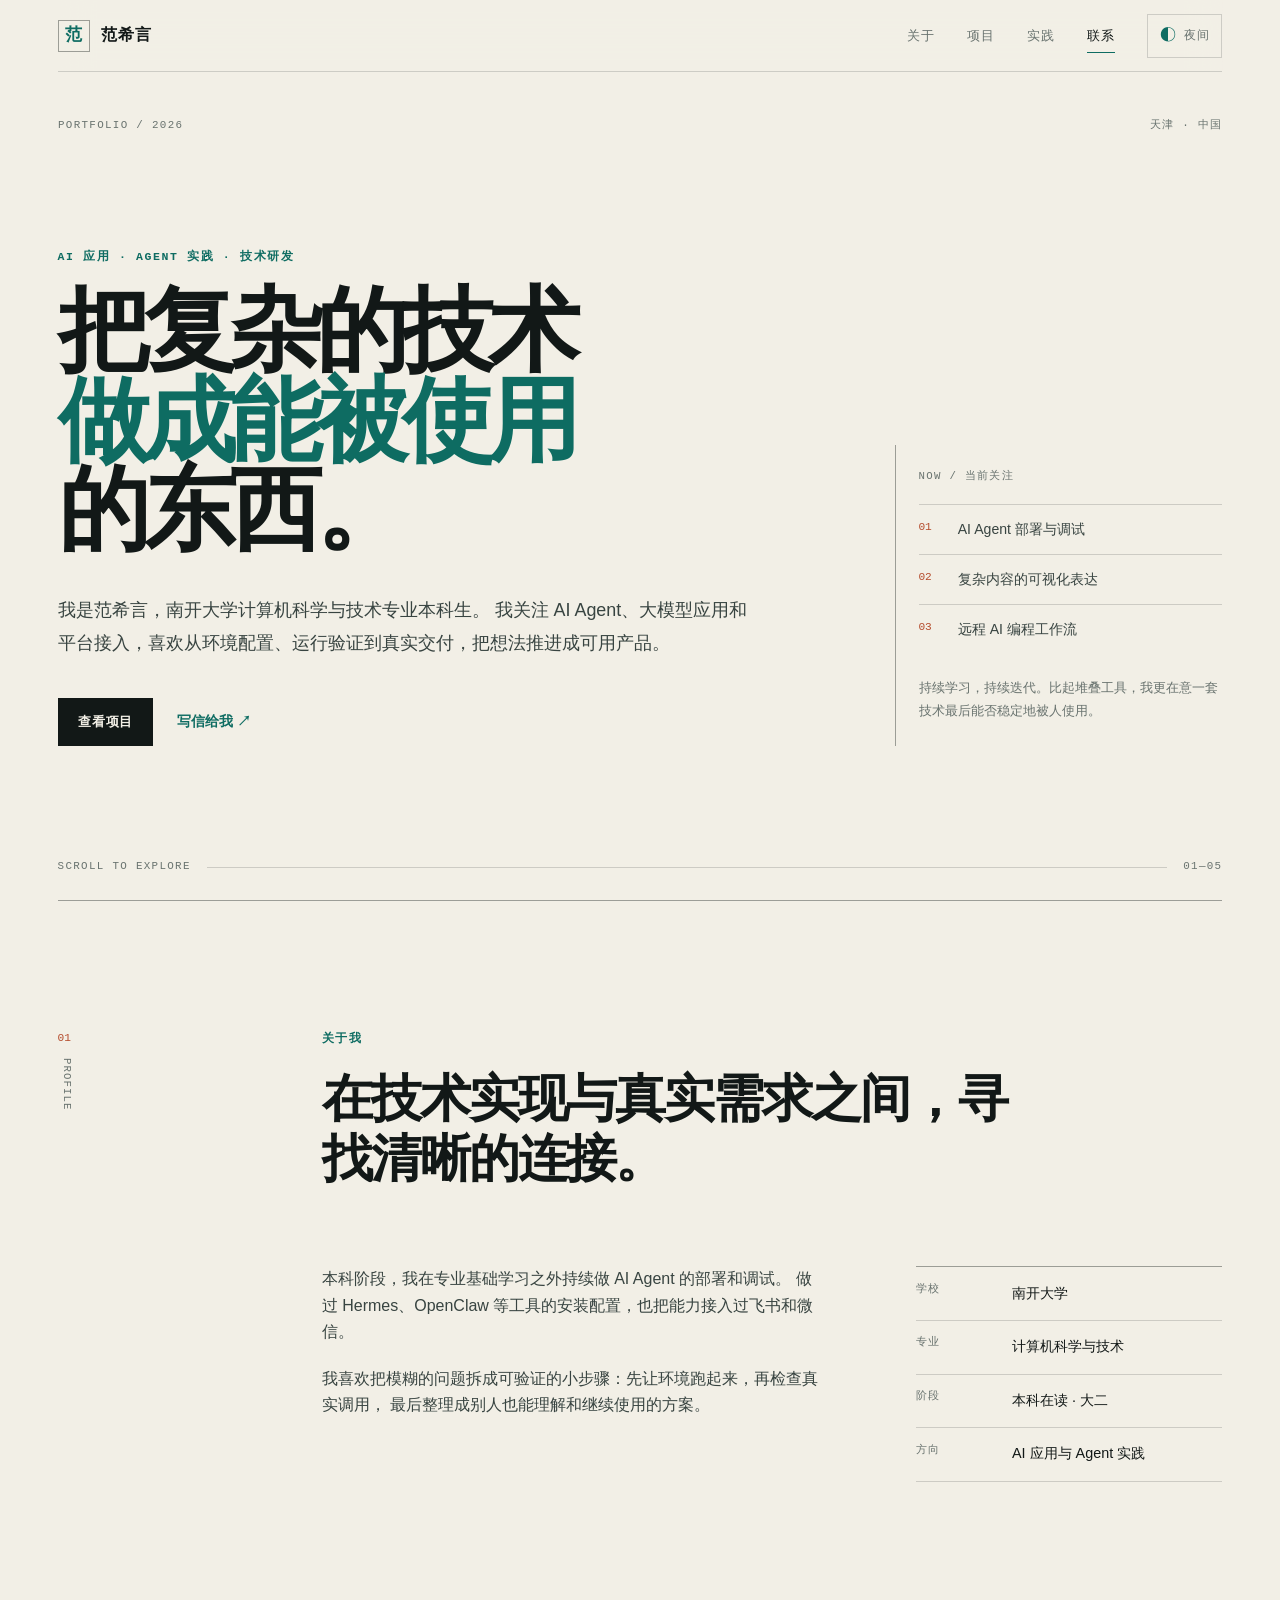
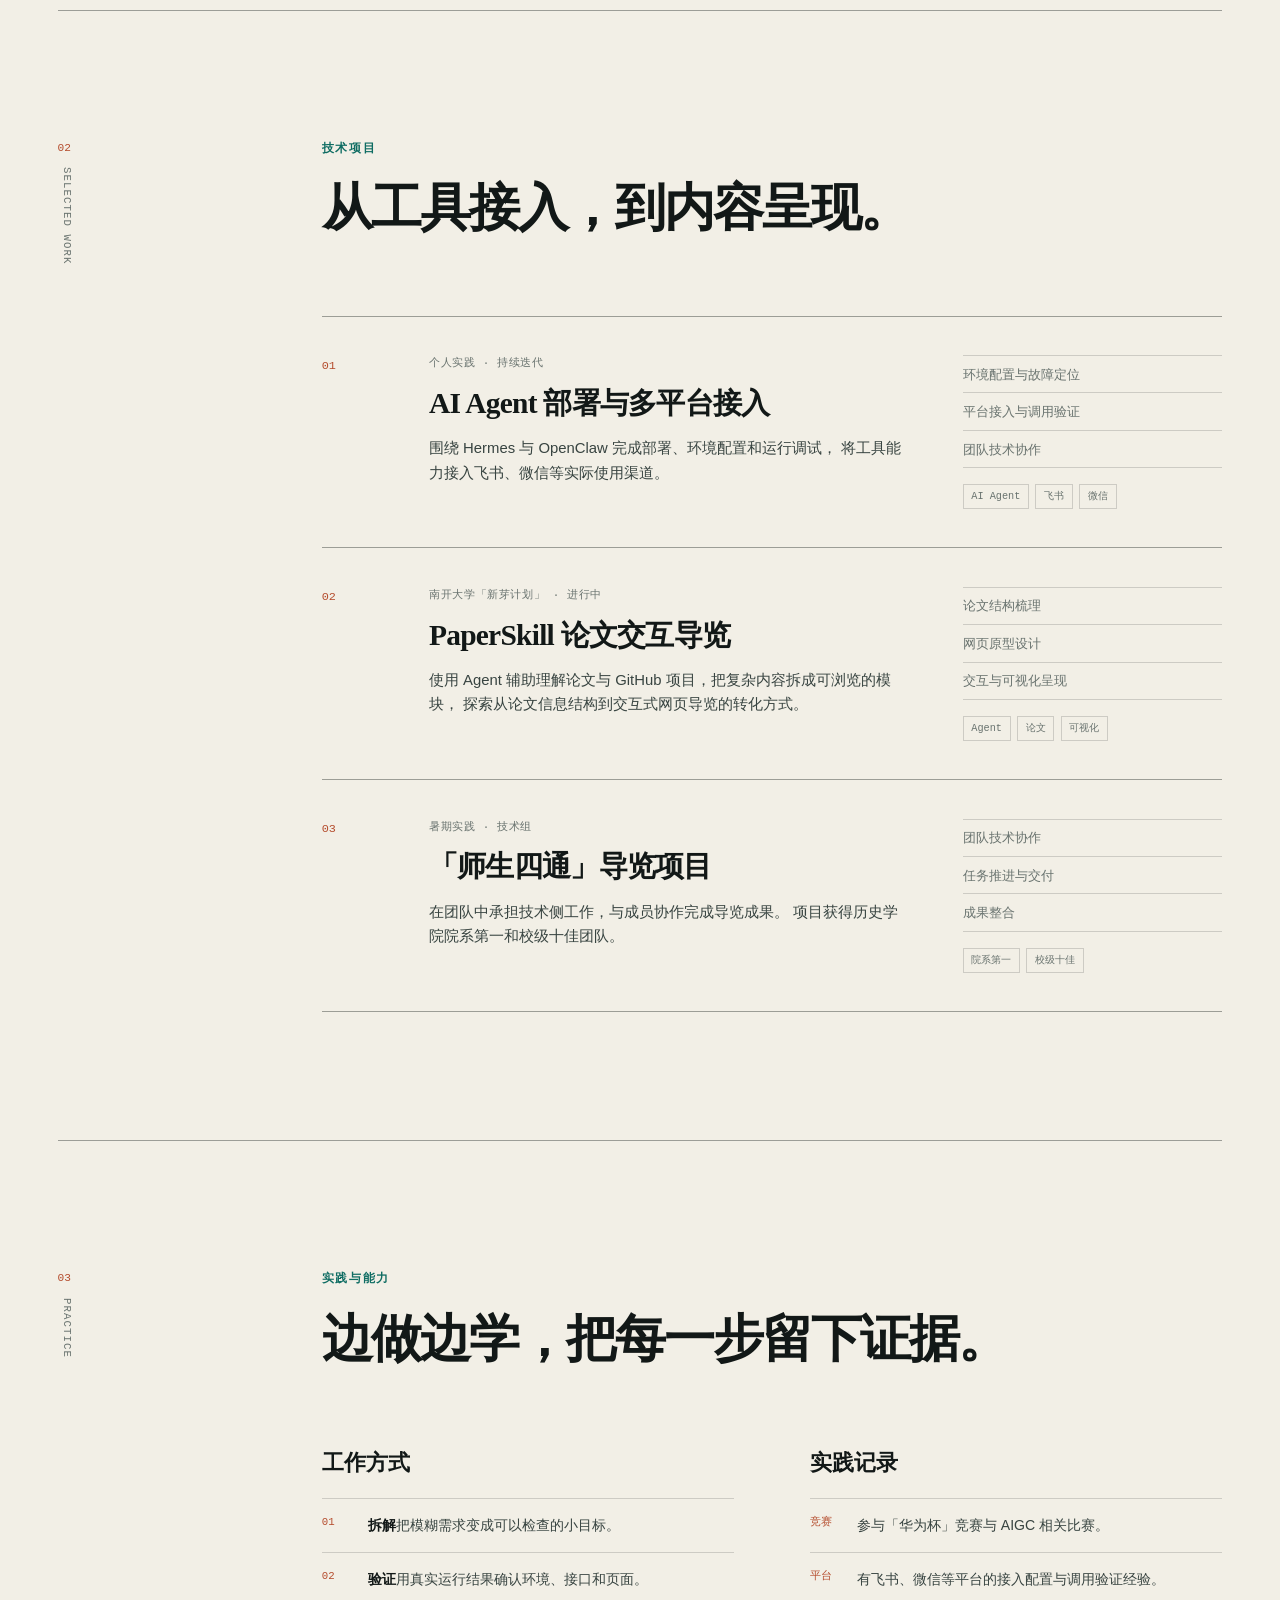
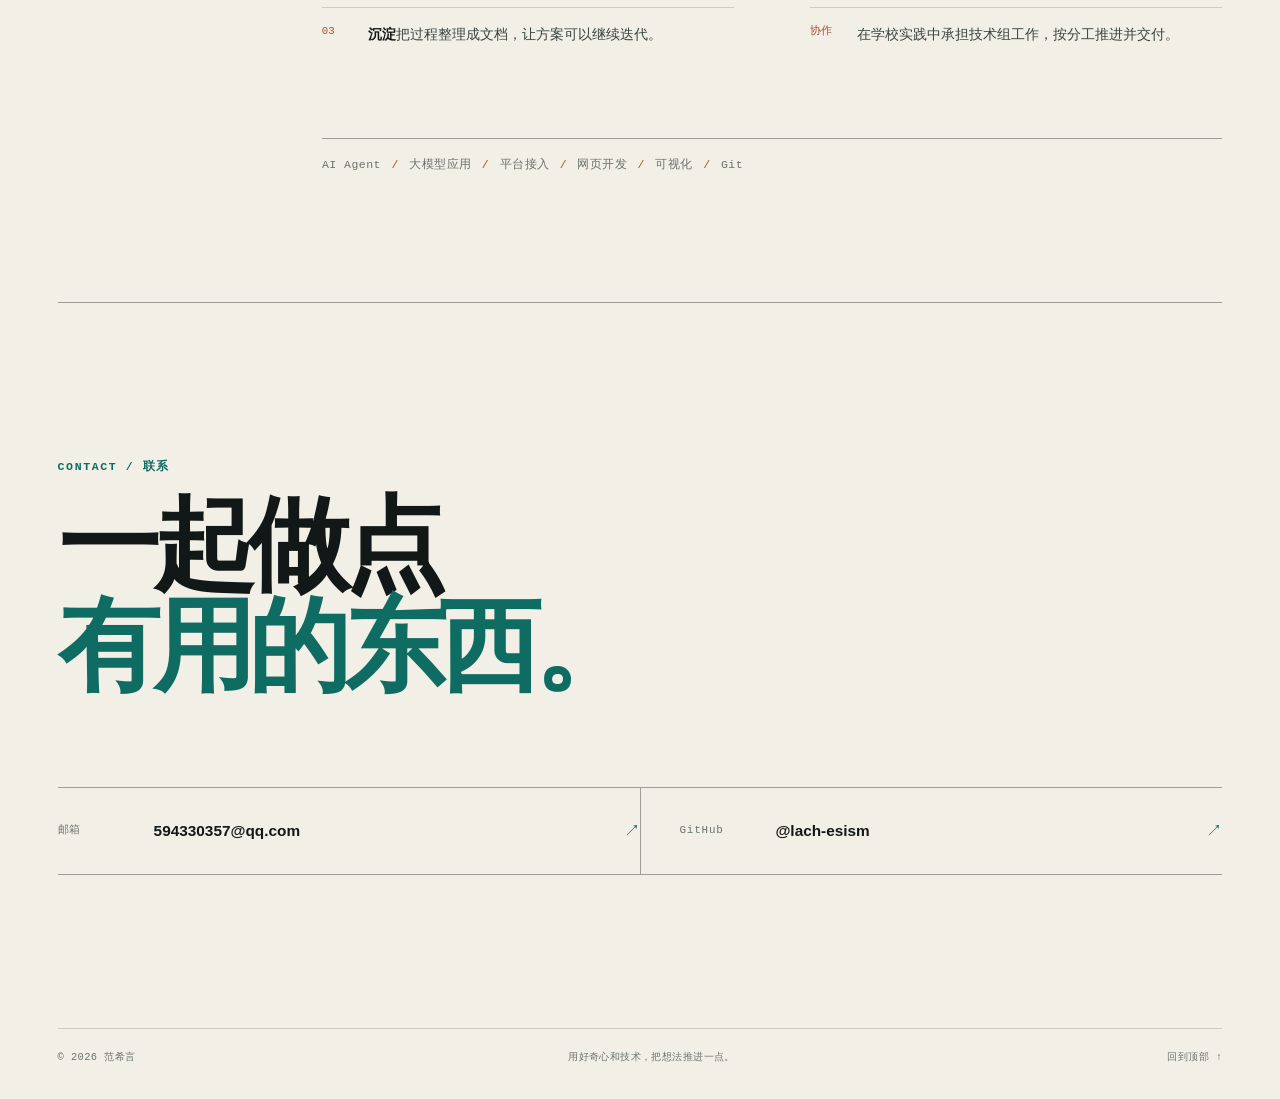
<file: index.html>
<!doctype html>
<html lang="zh-CN">
<head>
  <meta charset="utf-8">
  <meta name="viewport" content="width=device-width, initial-scale=1">
  <meta name="color-scheme" content="light dark">
  <meta name="theme-color" content="#f2efe6">
  <title>范希言｜AI 应用与 Agent 实践</title>
  <meta name="description" content="范希言，南开大学计算机科学与技术专业本科生，关注 AI Agent、大模型应用与平台接入。">
  <meta property="og:type" content="website">
  <meta property="og:title" content="范希言｜AI 应用与 Agent 实践">
  <meta property="og:description" content="把复杂的技术做成能被使用的东西。">
  <meta property="og:locale" content="zh_CN">
  <link rel="icon" href="./favicon.svg" type="image/svg+xml">
  <link rel="stylesheet" href="./styles.css">
  <script>
    (() => {
      const saved = localStorage.getItem("theme");
      const preferred = window.matchMedia("(prefers-color-scheme: dark)").matches ? "dark" : "light";
      document.documentElement.dataset.theme = saved || preferred;
      document.documentElement.classList.add("js");
    })();
  </script>
  <script type="module" src="./script.js"></script>
  <script type="application/ld+json">
  {
    "@context": "https://schema.org",
    "@type": "Person",
    "name": "范希言",
    "url": "https://github.com/lach-esism",
    "email": "mailto:594330357@qq.com",
    "affiliation": {
      "@type": "CollegeOrUniversity",
      "name": "南开大学"
    },
    "knowsAbout": ["AI Agent", "大模型应用", "平台接入", "网页开发"]
  }
  </script>
</head>
<body>
  <a class="skip-link" href="#main">跳到主要内容</a>

  <div class="site-shell">
    <header class="topbar">
      <a class="brand" href="#top" aria-label="返回首页">
        <span class="brand-mark" aria-hidden="true">范</span>
        <span class="brand-name">范希言</span>
      </a>

      <nav class="site-nav" aria-label="主要导航">
        <a href="#about">关于</a>
        <a href="#work">项目</a>
        <a href="#practice">实践</a>
        <a href="#contact">联系</a>
      </nav>

      <button class="theme-toggle" type="button" aria-label="切换深浅色主题" aria-pressed="false">
        <span class="theme-toggle-icon" aria-hidden="true">◐</span>
        <span class="theme-toggle-text">夜间</span>
      </button>
    </header>

    <main id="main">
      <section class="hero" id="top" aria-labelledby="hero-title">
        <div class="hero-meta reveal">
          <span>Portfolio / 2026</span>
          <span>天津 · 中国</span>
        </div>

        <div class="hero-grid">
          <div class="hero-copy">
            <p class="eyebrow reveal">AI 应用 · Agent 实践 · 技术研发</p>
            <h1 id="hero-title" class="reveal">
              把复杂的技术<br>
              <em>做成能被使用</em><br>
              的东西。
            </h1>
            <p class="hero-lead reveal" data-pretext>
              我是范希言，南开大学计算机科学与技术专业本科生。
              我关注 AI Agent、大模型应用和平台接入，喜欢从环境配置、运行验证到真实交付，把想法推进成可用产品。
            </p>
            <div class="hero-actions reveal">
              <a class="button button-primary" href="#work">查看项目</a>
              <a class="text-link" href="mailto:594330357@qq.com">写信给我 <span aria-hidden="true">↗</span></a>
            </div>
          </div>

          <aside class="hero-index reveal" aria-label="当前关注">
            <p class="index-label">Now / 当前关注</p>
            <ol>
              <li><span>01</span>AI Agent 部署与调试</li>
              <li><span>02</span>复杂内容的可视化表达</li>
              <li><span>03</span>远程 AI 编程工作流</li>
            </ol>
            <p class="hero-note" data-pretext>
              持续学习，持续迭代。比起堆叠工具，我更在意一套技术最后能否稳定地被人使用。
            </p>
          </aside>
        </div>

        <div class="hero-rule reveal" aria-hidden="true">
          <span>Scroll to explore</span>
          <span class="rule-line"></span>
          <span>01—05</span>
        </div>
      </section>

      <section class="section about" id="about" aria-labelledby="about-title">
        <div class="section-index reveal">
          <span>01</span>
          <p>Profile</p>
        </div>
        <div class="section-body">
          <p class="eyebrow reveal">关于我</p>
          <h2 id="about-title" class="reveal">在技术实现与真实需求之间，寻找清晰的连接。</h2>
          <div class="about-grid">
            <div class="about-copy reveal">
              <p data-pretext>
                本科阶段，我在专业基础学习之外持续做 AI Agent 的部署和调试。
                做过 Hermes、OpenClaw 等工具的安装配置，也把能力接入过飞书和微信。
              </p>
              <p data-pretext>
                我喜欢把模糊的问题拆成可验证的小步骤：先让环境跑起来，再检查真实调用，
                最后整理成别人也能理解和继续使用的方案。
              </p>
            </div>
            <dl class="facts reveal">
              <div>
                <dt>学校</dt>
                <dd>南开大学</dd>
              </div>
              <div>
                <dt>专业</dt>
                <dd>计算机科学与技术</dd>
              </div>
              <div>
                <dt>阶段</dt>
                <dd>本科在读 · 大二</dd>
              </div>
              <div>
                <dt>方向</dt>
                <dd>AI 应用与 Agent 实践</dd>
              </div>
            </dl>
          </div>
        </div>
      </section>

      <section class="section work" id="work" aria-labelledby="work-title">
        <div class="section-index reveal">
          <span>02</span>
          <p>Selected work</p>
        </div>
        <div class="section-body">
          <p class="eyebrow reveal">技术项目</p>
          <h2 id="work-title" class="reveal">从工具接入，到内容呈现。</h2>

          <article class="project reveal">
            <div class="project-number">01</div>
            <div class="project-main">
              <p class="project-kicker">个人实践 · 持续迭代</p>
              <h3>AI Agent 部署与多平台接入</h3>
              <p data-pretext>
                围绕 Hermes 与 OpenClaw 完成部署、环境配置和运行调试，
                将工具能力接入飞书、微信等实际使用渠道。
              </p>
            </div>
            <div class="project-aside">
              <ul>
                <li>环境配置与故障定位</li>
                <li>平台接入与调用验证</li>
                <li>团队技术协作</li>
              </ul>
              <div class="tag-row" aria-label="使用方向">
                <span>AI Agent</span>
                <span>飞书</span>
                <span>微信</span>
              </div>
            </div>
          </article>

          <article class="project reveal">
            <div class="project-number">02</div>
            <div class="project-main">
              <p class="project-kicker">南开大学「新芽计划」 · 进行中</p>
              <h3>PaperSkill 论文交互导览</h3>
              <p data-pretext>
                使用 Agent 辅助理解论文与 GitHub 项目，把复杂内容拆成可浏览的模块，
                探索从论文信息结构到交互式网页导览的转化方式。
              </p>
            </div>
            <div class="project-aside">
              <ul>
                <li>论文结构梳理</li>
                <li>网页原型设计</li>
                <li>交互与可视化呈现</li>
              </ul>
              <div class="tag-row" aria-label="使用方向">
                <span>Agent</span>
                <span>论文</span>
                <span>可视化</span>
              </div>
            </div>
          </article>

          <article class="project reveal">
            <div class="project-number">03</div>
            <div class="project-main">
              <p class="project-kicker">暑期实践 · 技术组</p>
              <h3>「师生四通」导览项目</h3>
              <p data-pretext>
                在团队中承担技术侧工作，与成员协作完成导览成果。
                项目获得历史学院院系第一和校级十佳团队。
              </p>
            </div>
            <div class="project-aside">
              <ul>
                <li>团队技术协作</li>
                <li>任务推进与交付</li>
                <li>成果整合</li>
              </ul>
              <div class="tag-row" aria-label="成果">
                <span>院系第一</span>
                <span>校级十佳</span>
              </div>
            </div>
          </article>
        </div>
      </section>

      <section class="section practice" id="practice" aria-labelledby="practice-title">
        <div class="section-index reveal">
          <span>03</span>
          <p>Practice</p>
        </div>
        <div class="section-body">
          <p class="eyebrow reveal">实践与能力</p>
          <h2 id="practice-title" class="reveal">边做边学，把每一步留下证据。</h2>

          <div class="practice-grid">
            <div class="practice-column reveal">
              <h3>工作方式</h3>
              <ol class="process-list">
                <li><span>01</span><p><strong>拆解</strong>把模糊需求变成可以检查的小目标。</p></li>
                <li><span>02</span><p><strong>验证</strong>用真实运行结果确认环境、接口和页面。</p></li>
                <li><span>03</span><p><strong>沉淀</strong>把过程整理成文档，让方案可以继续迭代。</p></li>
              </ol>
            </div>

            <div class="practice-column reveal">
              <h3>实践记录</h3>
              <ul class="record-list">
                <li><span>竞赛</span><p>参与「华为杯」竞赛与 AIGC 相关比赛。</p></li>
                <li><span>平台</span><p>有飞书、微信等平台的接入配置与调用验证经验。</p></li>
                <li><span>协作</span><p>在学校实践中承担技术组工作，按分工推进并交付。</p></li>
              </ul>
            </div>
          </div>

          <div class="skill-band reveal" aria-label="技术与关注方向">
            <span>AI Agent</span>
            <span>大模型应用</span>
            <span>平台接入</span>
            <span>网页开发</span>
            <span>可视化</span>
            <span>Git</span>
          </div>
        </div>
      </section>

      <section class="contact" id="contact" aria-labelledby="contact-title">
        <p class="eyebrow reveal">Contact / 联系</p>
        <h2 id="contact-title" class="reveal">一起做点<br><em>有用的东西。</em></h2>
        <div class="contact-links reveal">
          <a href="mailto:594330357@qq.com">
            <span>邮箱</span>
            <strong>594330357@qq.com</strong>
            <i aria-hidden="true">↗</i>
          </a>
          <a href="https://github.com/lach-esism" target="_blank" rel="noreferrer">
            <span>GitHub</span>
            <strong>@lach-esism</strong>
            <i aria-hidden="true">↗</i>
          </a>
        </div>
      </section>
    </main>

    <footer class="footer">
      <p>© <span id="year">2026</span> 范希言</p>
      <p>用好奇心和技术，把想法推进一点。</p>
      <a href="#top">回到顶部 ↑</a>
    </footer>
  </div>
</body>
</html>
</file>
<file: styles.css>
:root {
  --paper: #f2efe6;
  --paper-deep: #e8e2d5;
  --ink: #121817;
  --ink-soft: #384441;
  --muted: #69736f;
  --line: rgba(18, 24, 23, 0.16);
  --line-strong: rgba(18, 24, 23, 0.38);
  --accent: #0e6c62;
  --accent-strong: #064e47;
  --warm: #b54d2e;
  --selection: #c7e2da;
  --serif: "Songti SC", "STSong", "Noto Serif CJK SC", "Source Han Serif SC", serif;
  --sans: "PingFang SC", "Hiragino Sans GB", "Microsoft YaHei", "Noto Sans CJK SC", sans-serif;
  --mono: "SFMono-Regular", "Cascadia Code", "Roboto Mono", Consolas, monospace;
  --page-pad: clamp(1.25rem, 4.5vw, 4.75rem);
  --max-width: 1440px;
  --ease: cubic-bezier(0.22, 1, 0.36, 1);
}

[data-theme="dark"] {
  --paper: #101614;
  --paper-deep: #17201d;
  --ink: #ece8de;
  --ink-soft: #c6c8c0;
  --muted: #8e9994;
  --line: rgba(236, 232, 222, 0.14);
  --line-strong: rgba(236, 232, 222, 0.36);
  --accent: #78c6ba;
  --accent-strong: #a3d9d1;
  --warm: #ee8d6e;
  --selection: #234741;
}

*,
*::before,
*::after {
  box-sizing: border-box;
}

html {
  scroll-behavior: smooth;
  background: var(--paper);
}

body {
  margin: 0;
  min-width: 320px;
  color: var(--ink);
  background: var(--paper);
  font-family: var(--sans);
  font-size: 16px;
  line-height: 1.65;
  -webkit-font-smoothing: antialiased;
  transition: background-color 220ms ease, color 220ms ease;
}

body::before {
  position: fixed;
  inset: 0;
  z-index: -1;
  pointer-events: none;
  content: "";
  opacity: 0.38;
  background-image:
    linear-gradient(to right, var(--line) 1px, transparent 1px),
    linear-gradient(to bottom, var(--line) 1px, transparent 1px);
  background-size: 96px 96px;
  mask-image: linear-gradient(to bottom, black, transparent 74%);
}

::selection {
  background: var(--selection);
}

a {
  color: inherit;
  text-decoration-thickness: 1px;
  text-underline-offset: 0.22em;
}

button,
a {
  -webkit-tap-highlight-color: transparent;
}

button {
  font: inherit;
}

:focus-visible {
  outline: 2px solid var(--accent);
  outline-offset: 4px;
}

.skip-link {
  position: fixed;
  top: 0.75rem;
  left: 0.75rem;
  z-index: 20;
  padding: 0.65rem 1rem;
  color: var(--paper);
  background: var(--ink);
  transform: translateY(-160%);
  transition: transform 160ms ease;
}

.skip-link:focus {
  transform: translateY(0);
}

.site-shell {
  width: min(100%, var(--max-width));
  margin-inline: auto;
  padding-inline: var(--page-pad);
}

.topbar {
  position: sticky;
  top: 0;
  z-index: 10;
  display: grid;
  grid-template-columns: 1fr auto auto;
  align-items: center;
  min-height: 72px;
  border-bottom: 1px solid var(--line);
  background: color-mix(in srgb, var(--paper) 88%, transparent);
  backdrop-filter: blur(16px);
}

.brand {
  display: inline-flex;
  align-items: center;
  gap: 0.7rem;
  width: max-content;
  font-weight: 700;
  text-decoration: none;
}

.brand-mark {
  display: grid;
  width: 2rem;
  height: 2rem;
  place-items: center;
  border: 1px solid var(--line-strong);
  color: var(--accent);
  font-family: var(--serif);
  font-size: 1.05rem;
  line-height: 1;
}

.brand-name {
  letter-spacing: 0.08em;
}

.site-nav {
  display: flex;
  align-items: center;
  gap: clamp(1rem, 2.5vw, 2.4rem);
  margin-right: clamp(1rem, 2.5vw, 2.4rem);
}

.site-nav a {
  position: relative;
  padding: 1.5rem 0;
  color: var(--muted);
  font-size: 0.82rem;
  letter-spacing: 0.08em;
  text-decoration: none;
}

.site-nav a::after {
  position: absolute;
  right: 0;
  bottom: 1.1rem;
  left: 0;
  height: 1px;
  content: "";
  background: var(--accent);
  transform: scaleX(0);
  transform-origin: right;
  transition: transform 260ms var(--ease);
}

.site-nav a:hover,
.site-nav a[aria-current="true"] {
  color: var(--ink);
}

.site-nav a:hover::after,
.site-nav a[aria-current="true"]::after {
  transform: scaleX(1);
  transform-origin: left;
}

.theme-toggle {
  display: inline-flex;
  min-height: 44px;
  align-items: center;
  gap: 0.55rem;
  padding: 0.45rem 0.7rem;
  border: 1px solid var(--line);
  color: var(--muted);
  background: transparent;
  cursor: pointer;
}

.theme-toggle:hover {
  color: var(--ink);
  border-color: var(--line-strong);
}

.theme-toggle-icon {
  color: var(--accent);
  font-size: 1rem;
}

.theme-toggle-text {
  font-size: 0.75rem;
  letter-spacing: 0.08em;
}

.hero {
  display: flex;
  min-height: calc(100svh - 72px);
  flex-direction: column;
  justify-content: space-between;
  padding-block: clamp(2rem, 5vh, 4rem) 1.5rem;
}

.hero-meta,
.hero-rule {
  display: flex;
  align-items: center;
  justify-content: space-between;
  color: var(--muted);
  font-family: var(--mono);
  font-size: 0.68rem;
  letter-spacing: 0.12em;
  text-transform: uppercase;
}

.hero-grid {
  display: grid;
  grid-template-columns: minmax(0, 8fr) minmax(260px, 3.5fr);
  gap: clamp(2rem, 7vw, 8rem);
  align-items: center;
  padding-block: clamp(3rem, 9vh, 7rem);
}

.hero-copy {
  max-width: 960px;
}

.eyebrow {
  margin: 0 0 1.3rem;
  color: var(--accent);
  font-family: var(--mono);
  font-size: 0.72rem;
  font-weight: 600;
  letter-spacing: 0.14em;
  text-transform: uppercase;
}

h1,
h2,
h3,
p {
  margin-top: 0;
}

h1 {
  max-width: 10.6em;
  margin-bottom: clamp(1.4rem, 3vw, 2.4rem);
  font-family: var(--serif);
  font-size: clamp(3.15rem, 7.2vw, 7.4rem);
  font-weight: 600;
  letter-spacing: -0.065em;
  line-height: 0.97;
}

h1 em,
.contact h2 em {
  color: var(--accent);
  font-style: normal;
}

.hero-lead {
  max-width: 44rem;
  margin-bottom: 0;
  color: var(--ink-soft);
  font-size: clamp(1rem, 1.4vw, 1.15rem);
  line-height: 1.85;
}

.hero-actions {
  display: flex;
  align-items: center;
  gap: 1.5rem;
  margin-top: 2.3rem;
}

.button {
  display: inline-flex;
  min-height: 48px;
  align-items: center;
  justify-content: center;
  padding: 0.7rem 1.25rem;
  font-size: 0.84rem;
  font-weight: 600;
  letter-spacing: 0.06em;
  text-decoration: none;
}

.button-primary {
  color: var(--paper);
  background: var(--ink);
  transition: background-color 180ms ease, transform 180ms var(--ease);
}

.button-primary:hover {
  background: var(--accent-strong);
  transform: translateY(-2px);
}

.text-link {
  color: var(--accent);
  font-size: 0.88rem;
  font-weight: 600;
  text-decoration: none;
}

.text-link span {
  display: inline-block;
  transition: transform 180ms var(--ease);
}

.text-link:hover span {
  transform: translate(3px, -3px);
}

.hero-index {
  align-self: end;
  padding: 1.4rem 0 1.4rem 1.4rem;
  border-left: 1px solid var(--line-strong);
}

.index-label {
  margin-bottom: 1.2rem;
  color: var(--muted);
  font-family: var(--mono);
  font-size: 0.67rem;
  letter-spacing: 0.12em;
  text-transform: uppercase;
}

.hero-index ol,
.process-list,
.record-list,
.project-aside ul {
  margin: 0;
  padding: 0;
  list-style: none;
}

.hero-index li {
  display: grid;
  grid-template-columns: 2rem 1fr;
  gap: 0.45rem;
  padding: 0.8rem 0;
  border-top: 1px solid var(--line);
  color: var(--ink-soft);
  font-size: 0.88rem;
}

.hero-index li span {
  color: var(--warm);
  font-family: var(--mono);
  font-size: 0.7rem;
}

.hero-note {
  margin: 1.4rem 0 0;
  color: var(--muted);
  font-size: 0.83rem;
  line-height: 1.75;
}

.hero-rule {
  gap: 1rem;
}

.rule-line {
  flex: 1;
  height: 1px;
  background: var(--line);
}

.section {
  display: grid;
  grid-template-columns: minmax(130px, 2fr) minmax(0, 9fr);
  gap: clamp(1.5rem, 5vw, 5rem);
  padding-block: clamp(5rem, 10vw, 9rem);
  border-top: 1px solid var(--line-strong);
}

.section-index {
  align-self: start;
  position: sticky;
  top: 104px;
}

.section-index span {
  display: block;
  margin-bottom: 0.65rem;
  color: var(--warm);
  font-family: var(--mono);
  font-size: 0.7rem;
}

.section-index p {
  margin: 0;
  color: var(--muted);
  font-family: var(--mono);
  font-size: 0.67rem;
  letter-spacing: 0.1em;
  text-transform: uppercase;
  writing-mode: vertical-rl;
}

.section-body h2 {
  max-width: 14em;
  margin-bottom: clamp(2.5rem, 6vw, 5rem);
  font-family: var(--serif);
  font-size: clamp(2rem, 4vw, 4.2rem);
  font-weight: 600;
  letter-spacing: -0.04em;
  line-height: 1.18;
}

.about-grid {
  display: grid;
  grid-template-columns: minmax(0, 1.4fr) minmax(260px, 0.85fr);
  gap: clamp(2.5rem, 7vw, 7rem);
  align-items: start;
}

.about-copy p {
  max-width: 39rem;
  margin-bottom: 1.2rem;
  color: var(--ink-soft);
  font-size: clamp(1rem, 1.2vw, 1.08rem);
}

.facts {
  margin: 0;
  border-top: 1px solid var(--line-strong);
}

.facts div {
  display: grid;
  grid-template-columns: 5rem 1fr;
  gap: 1rem;
  padding: 0.9rem 0;
  border-bottom: 1px solid var(--line);
}

.facts dt {
  color: var(--muted);
  font-family: var(--mono);
  font-size: 0.68rem;
  letter-spacing: 0.08em;
}

.facts dd {
  margin: 0;
  color: var(--ink);
  font-size: 0.9rem;
}

.project {
  display: grid;
  grid-template-columns: 56px minmax(0, 1.3fr) minmax(230px, 0.7fr);
  gap: clamp(1.25rem, 4vw, 4rem);
  padding: clamp(1.6rem, 3vw, 2.6rem) 0;
  border-top: 1px solid var(--line-strong);
}

.project:last-of-type {
  border-bottom: 1px solid var(--line-strong);
}

.project-number {
  padding-top: 0.1rem;
  color: var(--warm);
  font-family: var(--mono);
  font-size: 0.74rem;
}

.project-kicker {
  margin-bottom: 0.75rem;
  color: var(--muted);
  font-family: var(--mono);
  font-size: 0.68rem;
  letter-spacing: 0.06em;
}

.project h3 {
  margin-bottom: 0.9rem;
  font-family: var(--serif);
  font-size: clamp(1.5rem, 2.3vw, 2.25rem);
  font-weight: 600;
  letter-spacing: -0.025em;
  line-height: 1.25;
}

.project-main > p:last-child {
  max-width: 42rem;
  margin-bottom: 0;
  color: var(--ink-soft);
  font-size: 0.93rem;
}

.project-aside ul {
  border-top: 1px solid var(--line);
}

.project-aside li {
  padding: 0.48rem 0;
  border-bottom: 1px solid var(--line);
  color: var(--muted);
  font-size: 0.8rem;
}

.tag-row {
  display: flex;
  flex-wrap: wrap;
  gap: 0.4rem;
  margin-top: 1rem;
}

.tag-row span {
  padding: 0.18rem 0.48rem;
  border: 1px solid var(--line);
  color: var(--muted);
  font-family: var(--mono);
  font-size: 0.64rem;
}

.practice-grid {
  display: grid;
  grid-template-columns: repeat(2, minmax(0, 1fr));
  gap: clamp(2rem, 6vw, 6rem);
}

.practice-column h3 {
  margin-bottom: 1rem;
  font-family: var(--serif);
  font-size: 1.35rem;
  font-weight: 600;
}

.process-list li,
.record-list li {
  display: grid;
  grid-template-columns: 2.2rem 1fr;
  gap: 0.7rem;
  padding: 0.95rem 0;
  border-top: 1px solid var(--line);
}

.process-list span,
.record-list span {
  color: var(--warm);
  font-family: var(--mono);
  font-size: 0.67rem;
}

.process-list p,
.record-list p {
  margin: 0;
  color: var(--ink-soft);
  font-size: 0.88rem;
}

.process-list strong {
  color: var(--ink);
}

.skill-band {
  display: flex;
  flex-wrap: wrap;
  gap: 0.65rem;
  margin-top: clamp(3rem, 6vw, 5rem);
  padding-top: 1rem;
  border-top: 1px solid var(--line-strong);
}

.skill-band span {
  color: var(--muted);
  font-family: var(--mono);
  font-size: 0.72rem;
  letter-spacing: 0.04em;
}

.skill-band span:not(:last-child)::after {
  padding-left: 0.65rem;
  color: var(--warm);
  content: "/";
}

.contact {
  padding-block: clamp(6rem, 12vw, 12rem);
  border-top: 1px solid var(--line-strong);
}

.contact h2 {
  margin-bottom: clamp(3rem, 7vw, 6rem);
  font-family: var(--serif);
  font-size: clamp(3rem, 8vw, 8.4rem);
  font-weight: 600;
  letter-spacing: -0.065em;
  line-height: 0.98;
}

.contact-links {
  display: grid;
  grid-template-columns: repeat(2, minmax(0, 1fr));
  border-top: 1px solid var(--line-strong);
  border-bottom: 1px solid var(--line-strong);
}

.contact-links a {
  display: grid;
  grid-template-columns: 5rem 1fr auto;
  gap: 1rem;
  align-items: center;
  min-height: 86px;
  text-decoration: none;
}

.contact-links a + a {
  border-left: 1px solid var(--line-strong);
  padding-left: clamp(1rem, 3vw, 2.5rem);
}

.contact-links span {
  color: var(--muted);
  font-family: var(--mono);
  font-size: 0.68rem;
  letter-spacing: 0.08em;
}

.contact-links strong {
  overflow-wrap: anywhere;
  font-size: clamp(0.9rem, 1.2vw, 1.05rem);
}

.contact-links i {
  color: var(--accent);
  font-style: normal;
  transition: transform 180ms var(--ease);
}

.contact-links a:hover i {
  transform: translate(4px, -4px);
}

.footer {
  display: flex;
  justify-content: space-between;
  gap: 1.5rem;
  padding-block: 1.25rem 2rem;
  border-top: 1px solid var(--line);
  color: var(--muted);
  font-family: var(--mono);
  font-size: 0.65rem;
  letter-spacing: 0.04em;
}

.footer p {
  margin: 0;
}

.footer a {
  text-decoration: none;
}

.js .reveal {
  animation: reveal-in 680ms var(--ease) both;
}

@keyframes reveal-in {
  from {
    opacity: 0;
    transform: translateY(18px);
  }
  to {
    opacity: 1;
    transform: translateY(0);
  }
}

[contenteditable="true"] {
  outline: 1px dashed var(--accent);
  outline-offset: 4px;
}

@media (max-width: 1024px) {
  .hero-grid {
    grid-template-columns: minmax(0, 1fr);
    gap: 3rem;
  }

  .hero-index {
    max-width: 34rem;
    align-self: auto;
  }

  .hero {
    min-height: auto;
  }

  .section {
    grid-template-columns: 90px minmax(0, 1fr);
  }

  .about-grid,
  .practice-grid {
    grid-template-columns: 1fr;
  }

  .project {
    grid-template-columns: 42px minmax(0, 1fr);
  }

  .project-aside {
    grid-column: 2;
  }
}

@media (max-width: 720px) {
  .topbar {
    grid-template-columns: 1fr auto;
    min-height: 64px;
  }

  .site-nav {
    grid-column: 1 / -1;
    grid-row: 2;
    justify-content: space-between;
    margin: 0;
    border-top: 1px solid var(--line);
  }

  .site-nav a {
    padding: 0.7rem 0;
  }

  .site-nav a::after {
    bottom: 0.35rem;
  }

  .theme-toggle {
    justify-self: end;
  }

  .theme-toggle-text {
    display: none;
  }

  .hero {
    padding-top: 1.25rem;
  }

  .hero-grid {
    padding-block: 3rem;
  }

  h1 {
    font-size: clamp(2.9rem, 15vw, 4.7rem);
    letter-spacing: -0.07em;
  }

  .hero-actions {
    align-items: flex-start;
    flex-direction: column;
    gap: 1rem;
  }

  .hero-rule {
    display: none;
  }

  .section {
    grid-template-columns: 1fr;
    gap: 1.75rem;
    padding-block: 5rem;
  }

  .section-index {
    position: static;
    display: flex;
    align-items: center;
    gap: 0.7rem;
  }

  .section-index span,
  .section-index p {
    margin: 0;
  }

  .section-index p {
    writing-mode: horizontal-tb;
  }

  .section-body h2 {
    margin-bottom: 2.5rem;
  }

  .project {
    grid-template-columns: 1fr;
    gap: 1rem;
  }

  .project-aside {
    grid-column: auto;
  }

  .contact-links {
    grid-template-columns: 1fr;
  }

  .contact-links a {
    grid-template-columns: 4rem minmax(0, 1fr) auto;
    min-height: 76px;
  }

  .contact-links a + a {
    border-top: 1px solid var(--line);
    border-left: 0;
    padding-left: 0;
  }

  .footer {
    align-items: flex-start;
    flex-direction: column;
  }
}

@media (prefers-reduced-motion: reduce) {
  html {
    scroll-behavior: auto;
  }

  *,
  *::before,
  *::after {
    animation-duration: 0.01ms !important;
    animation-iteration-count: 1 !important;
    transition-duration: 0.01ms !important;
  }

  .js .reveal {
    animation: none;
    opacity: 1;
    transform: none;
  }
}
</file>
